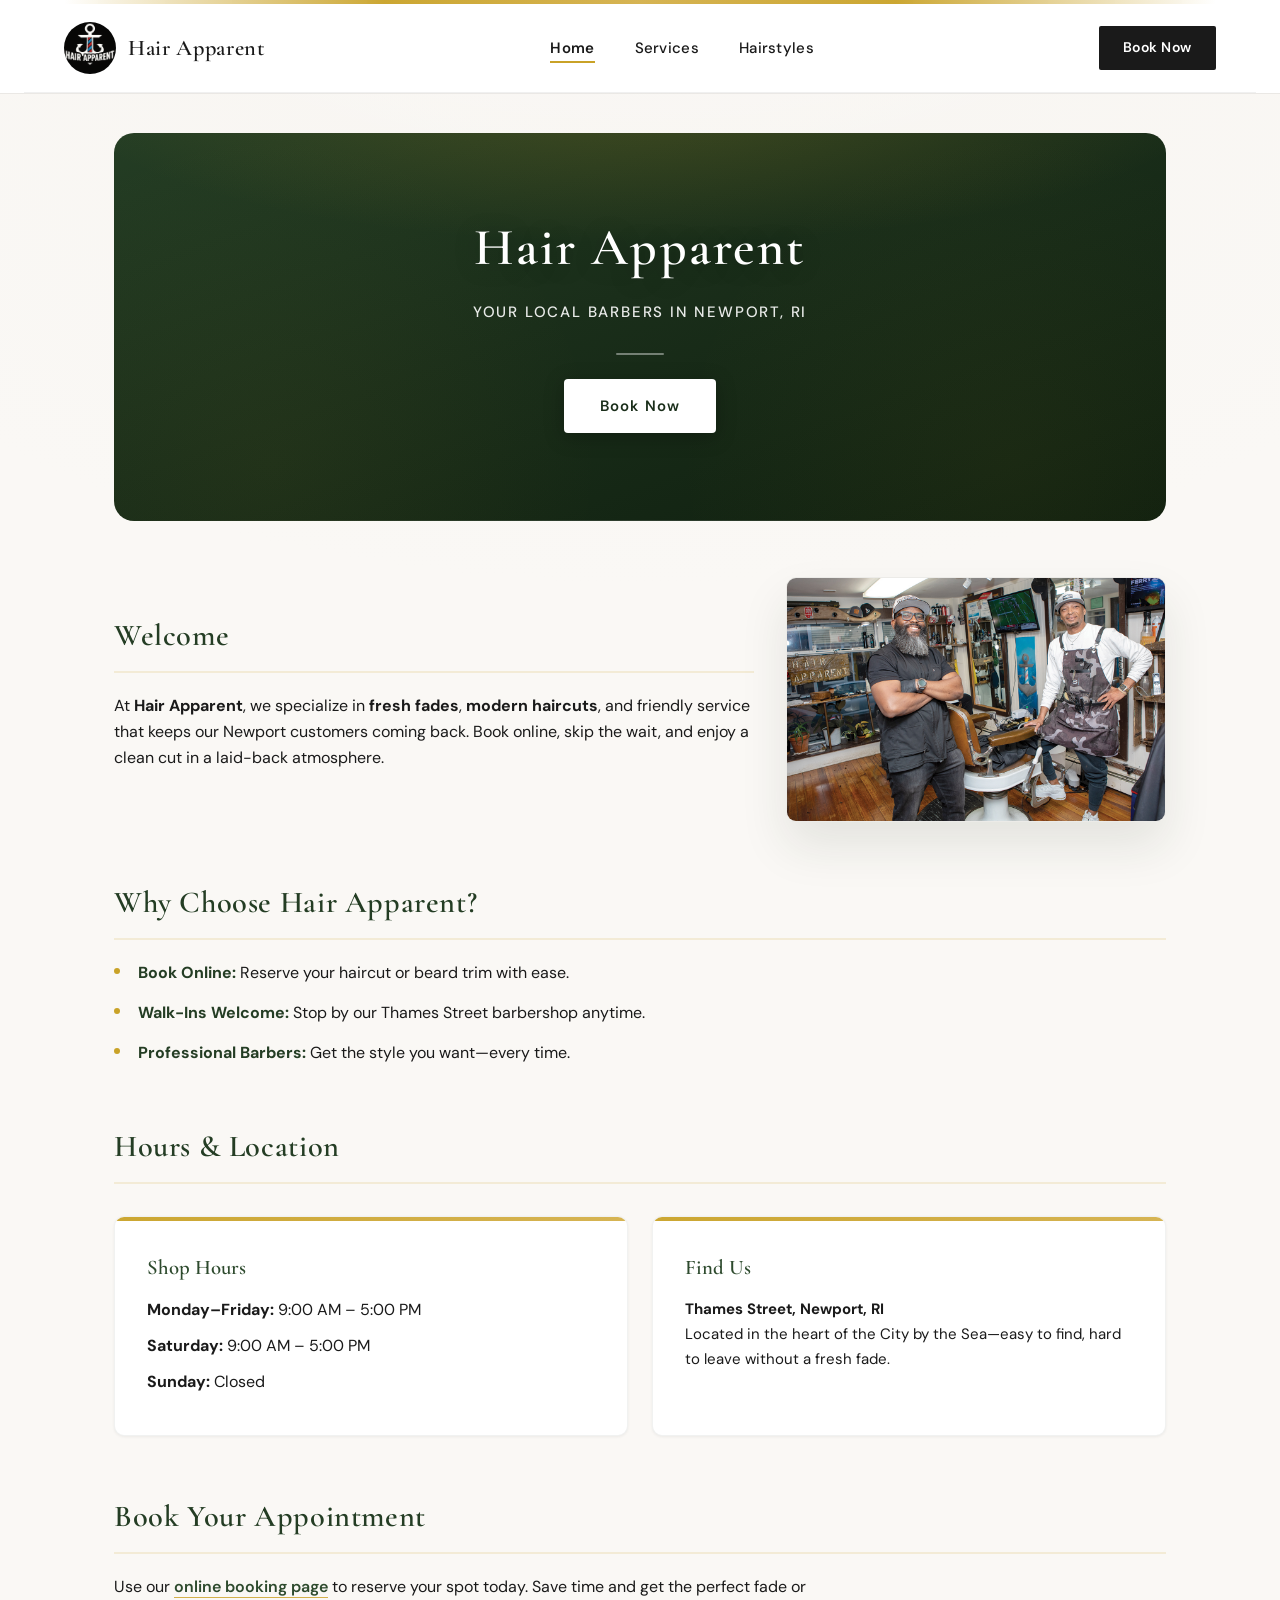
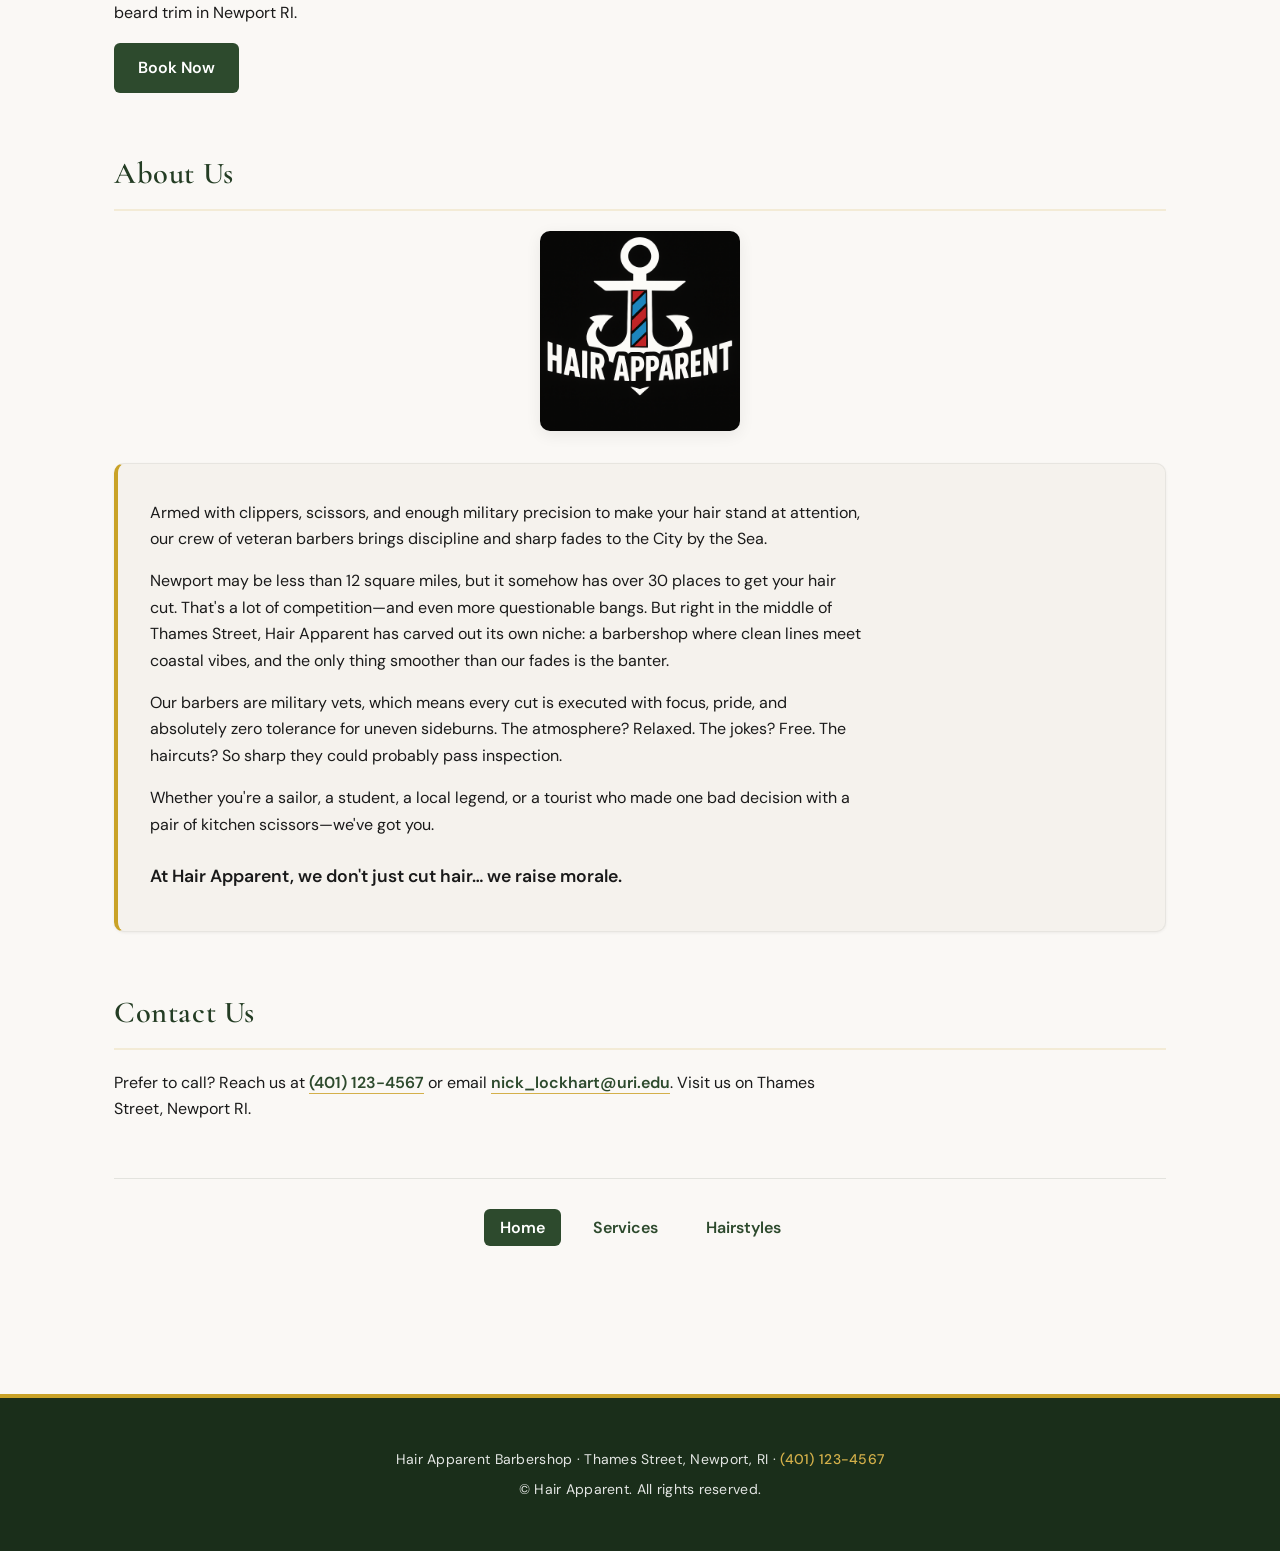
<file: website/index.html>
<!DOCTYPE html>
<html lang="en">
<head>
  <meta charset="UTF-8">
  <meta name="viewport" content="width=device-width, initial-scale=1.0">
  <title>Hair Apparent Barbershop | Fresh Fades &amp; Modern Cuts in Newport RI</title>
  <meta name="description" content="Hair Apparent is a local Newport RI barbershop offering professional haircuts, fresh fades, and beard trims. Book your appointment online today.">
  <meta name="theme-color" content="#1a2e1a">
  <meta property="og:title" content="Hair Apparent Barbershop | Newport RI">
  <meta property="og:description" content="Fresh fades, beard trims, and modern haircuts in Newport's favorite neighborhood barbershop. Book online or walk in today.">
  <meta property="og:type" content="website">
  <link rel="stylesheet" href="css/style.css">
  <link rel="preconnect" href="https://fonts.googleapis.com">
  <link rel="preconnect" href="https://fonts.gstatic.com" crossorigin>
</head>
<body>

  <header class="site-header">
    <div class="header-inner">
      <a href="index.html" class="logo-link" aria-label="Hair Apparent home">
        <img src="images/logo.png" alt="" class="header-logo" width="48" height="48">
        <span class="brand-name">Hair Apparent</span>
      </a>
      <nav class="header-nav" aria-label="Main navigation">
        <a href="index.html" class="active">Home</a>
        <a href="appointment.html">Services</a>
        <a href="hair.html">Hairstyles</a>
      </nav>
      <a href="appointment.html" class="header-cta">Book Now</a>
    </div>
  </header>

  <main class="main-wrap">
    <section class="hero">
      <h1>Hair Apparent</h1>
      <p class="tagline">Your local barbers in Newport, RI</p>
      <span class="hero-divider" aria-hidden="true"></span>
      <a href="appointment.html" class="hero-cta">Book Now</a>
    </section>

    <section class="section">
      <div class="intro-block">
        <div class="intro-text">
          <h2 class="section-title">Welcome</h2>
          <p>
            At <strong>Hair Apparent</strong>, we specialize in <strong>fresh fades</strong>, <strong>modern haircuts</strong>,
            and friendly service that keeps our Newport customers coming back. Book online, skip the wait,
            and enjoy a clean cut in a laid-back atmosphere.
          </p>
        </div>
        <img src="images/dave.jpg" alt="Barber giving a fade haircut at Hair Apparent in Newport RI" class="intro-img" width="450" height="300">
      </div>
    </section>

    <section class="section">
      <h2 class="section-title">Why Choose Hair Apparent?</h2>
      <ul class="feature-list">
        <li><strong>Book Online:</strong> Reserve your haircut or beard trim with ease.</li>
        <li><strong>Walk-Ins Welcome:</strong> Stop by our Thames Street barbershop anytime.</li>
        <li><strong>Professional Barbers:</strong> Get the style you want—every time.</li>
      </ul>
    </section>

    <section class="section">
      <h2 class="section-title">Hours &amp; Location</h2>
      <div class="card-grid">
        <div class="card">
          <h3>Shop Hours</h3>
          <ul>
            <li><strong>Monday–Friday:</strong> 9:00 AM – 5:00 PM</li>
            <li><strong>Saturday:</strong> 9:00 AM – 5:00 PM</li>
            <li><strong>Sunday:</strong> Closed</li>
          </ul>
        </div>
        <div class="card">
          <h3>Find Us</h3>
          <p><strong>Thames Street, Newport, RI</strong></p>
          <p>Located in the heart of the City by the Sea—easy to find, hard to leave without a fresh fade.</p>
        </div>
      </div>
    </section>

    <section class="section">
      <h2 class="section-title">Book Your Appointment</h2>
      <p>
        Use our <a href="appointment.html" class="link">online booking page</a>
        to reserve your spot today. Save time and get the perfect fade or beard trim in Newport RI.
      </p>
      <p><a href="appointment.html" class="btn-primary">Book Now</a></p>
    </section>

    <section class="section">
      <h2 class="section-title">About Us</h2>
      <img src="images/logo.png" alt="Hair Apparent barbershop logo Newport RI" class="content-img" width="200" height="200" style="max-width: 200px; margin: 0 auto 1.5rem;">
      <div class="about-section">
        <p>
          Armed with clippers, scissors, and enough military precision to make your hair stand at attention,
          our crew of veteran barbers brings discipline and sharp fades to the City by the Sea.
        </p>
        <p>
          Newport may be less than 12 square miles, but it somehow has over 30 places to get your hair cut.
          That's a lot of competition—and even more questionable bangs. But right in the middle of Thames Street,
          Hair Apparent has carved out its own niche: a barbershop where clean lines meet coastal vibes, and
          the only thing smoother than our fades is the banter.
        </p>
        <p>
          Our barbers are military vets, which means every cut is executed with focus, pride, and absolutely zero tolerance for uneven sideburns.
          The atmosphere? Relaxed. The jokes? Free. The haircuts? So sharp they could probably pass inspection.
        </p>
        <p>
          Whether you're a sailor, a student, a local legend, or a tourist who made one bad decision with a pair of kitchen scissors—we've got you.
        </p>
        <p class="about-highlight">At Hair Apparent, we don't just cut hair… we raise morale.</p>
      </div>
    </section>

    <section class="section">
      <h2 class="section-title">Contact Us</h2>
      <p>
        Prefer to call? Reach us at <strong><a href="tel:+14011234567" class="link">(401) 123-4567</a></strong> or email
        <a href="mailto:nick_lockhart@uri.edu" class="link">nick_lockhart@uri.edu</a>.
        Visit us on Thames Street, Newport RI.
      </p>
    </section>

    <nav class="explore-nav" aria-label="Explore more pages">
      <ul>
        <li><a href="index.html" class="active">Home</a></li>
        <li><a href="appointment.html">Services</a></li>
        <li><a href="hair.html">Hairstyles</a></li>
      </ul>
    </nav>
  </main>

  <footer class="site-footer">
    <p>Hair Apparent Barbershop · Thames Street, Newport, RI · <a href="tel:+14011234567">(401) 123-4567</a></p>
    <p>&copy; Hair Apparent. All rights reserved.</p>
  </footer>

</body>
</html>
</file>
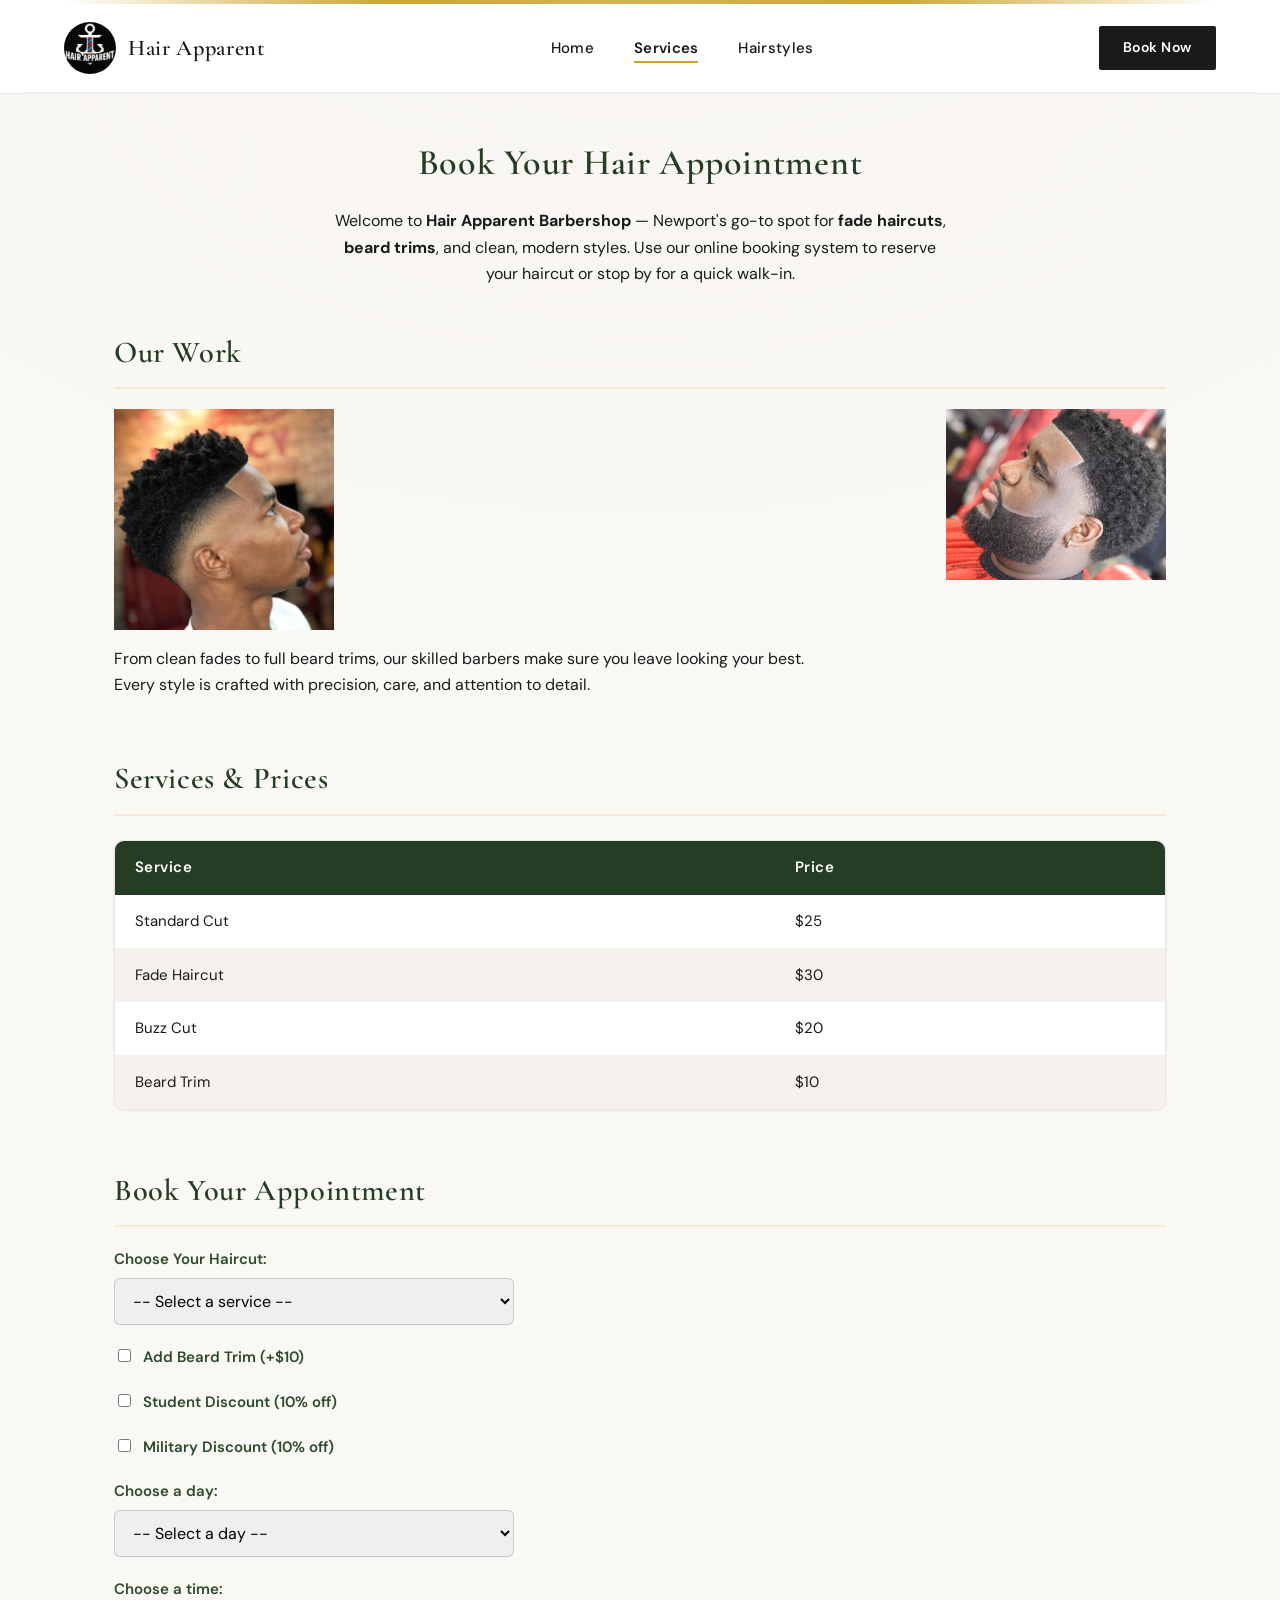
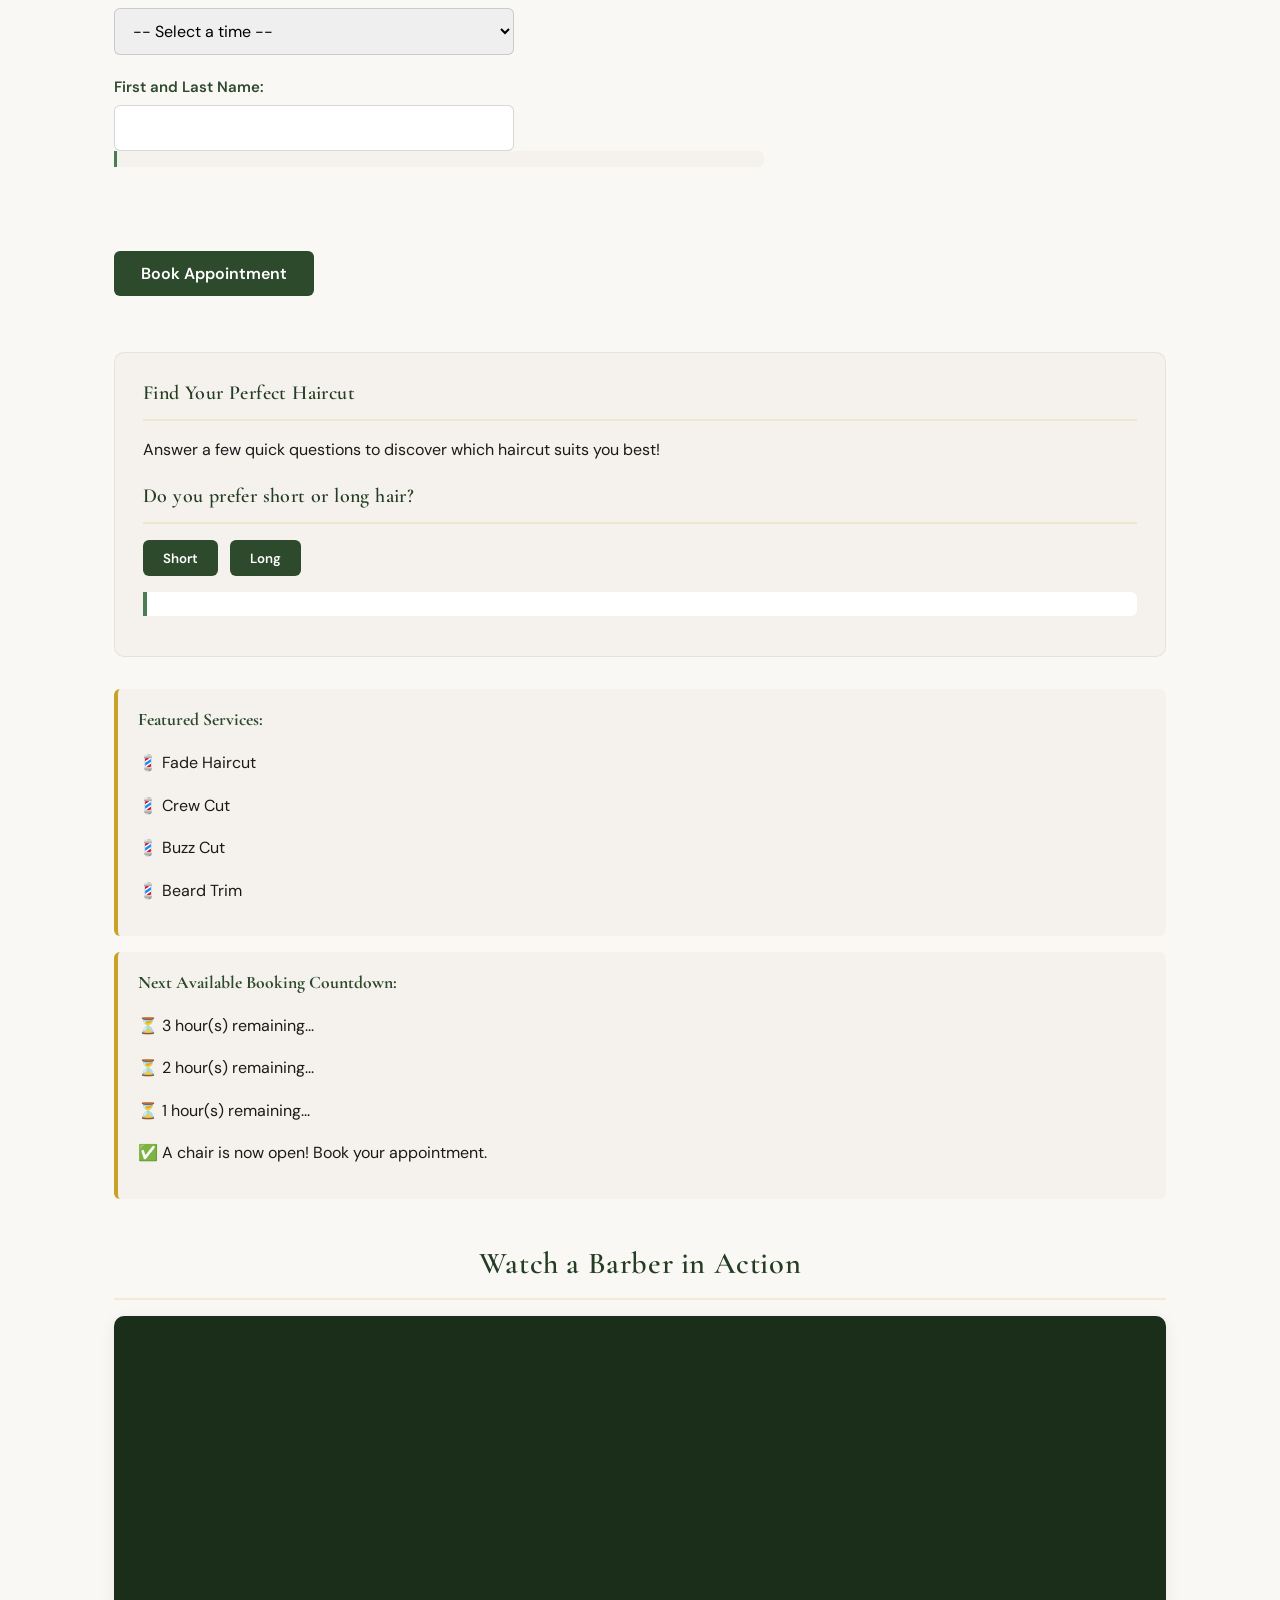
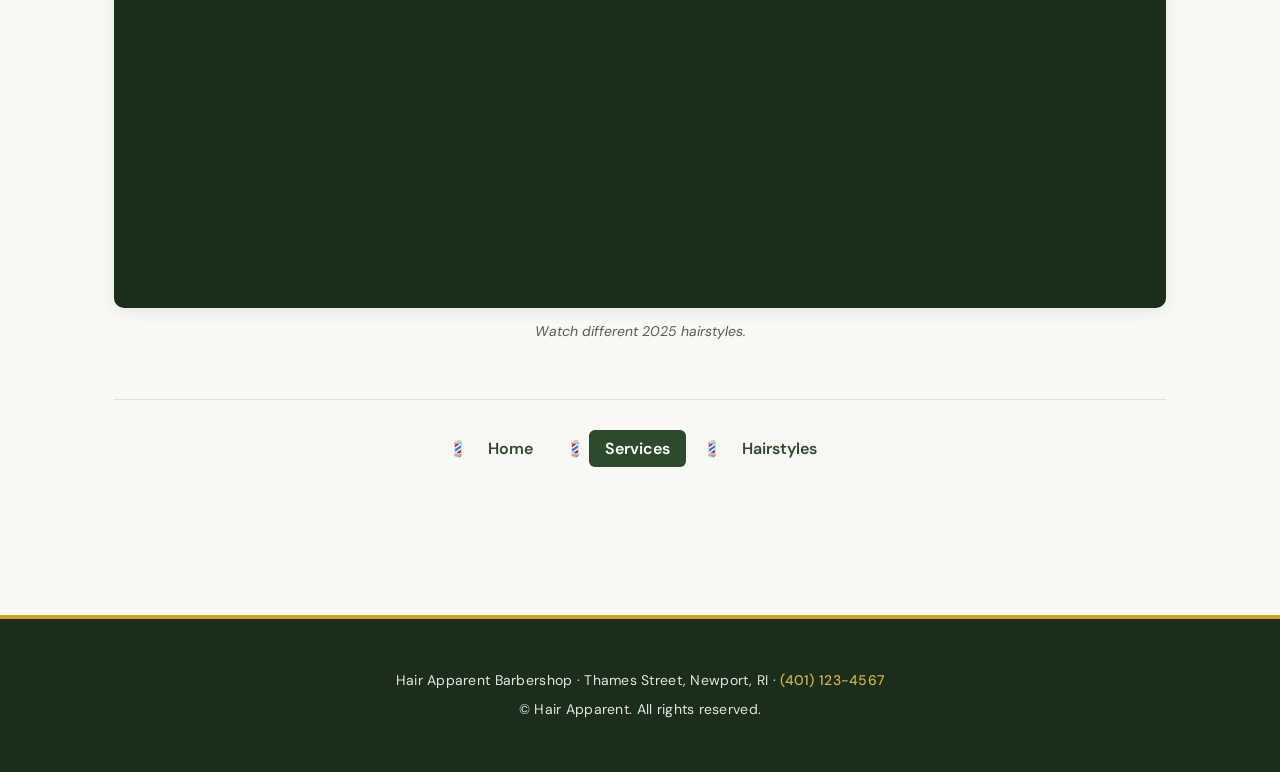
<file: website/appointment.html>
<!DOCTYPE html>
<html lang="en">
<head>
  <meta charset="UTF-8">
  <meta name="viewport" content="width=device-width, initial-scale=1.0">
  <title>Hair Apparent Barbershop | Book Your Haircut &amp; Fade in Newport RI</title>
  <meta name="description" content="Book your haircut or fade at Hair Apparent Barbershop in Newport RI. Choose from fades, crew cuts, buzz cuts, and beard trims. Try our haircut recommender below!">
  <meta name="theme-color" content="#1a2e1a">
  <meta property="og:title" content="Book Your Haircut | Hair Apparent Barbershop Newport RI">
  <meta property="og:description" content="Fresh fades, crew cuts, and beard trims — book your appointment today at Hair Apparent Barbershop in Newport RI.">
  <meta property="og:type" content="website">
  <link rel="stylesheet" href="css/style.css">
  <link rel="preconnect" href="https://fonts.googleapis.com">
  <link rel="preconnect" href="https://fonts.gstatic.com" crossorigin>
</head>
<body>

  <header class="site-header">
    <div class="header-inner">
      <a href="index.html" class="logo-link" aria-label="Hair Apparent home">
        <img src="images/logo.png" alt="" class="header-logo" width="48" height="48">
        <span class="brand-name">Hair Apparent</span>
      </a>
      <nav class="header-nav" aria-label="Main navigation">
        <a href="index.html">Home</a>
        <a href="appointment.html" class="active">Services</a>
        <a href="hair.html">Hairstyles</a>
      </nav>
      <a href="appointment.html" class="header-cta">Book Now</a>
    </div>
  </header>

  <main class="main-wrap">
    <h1 class="page-title">Book Your Hair Appointment</h1>
    <p class="page-intro">
      Welcome to <strong>Hair Apparent Barbershop</strong> — Newport's go-to spot for
      <strong>fade haircuts</strong>, <strong>beard trims</strong>, and clean, modern styles.
      Use our online booking system to reserve your haircut or stop by for a quick walk-in.
    </p>

    <section class="section">
      <h2 class="section-title">Our Work</h2>
      <img src="images/fade.jpg" alt="Man with fresh fade haircut at Hair Apparent Newport RI" class="float-left" width="220">
      <img src="images/beardtrim.webp" alt="Professional beard trim example at Hair Apparent" class="float-right" width="220">
      <p style="clear: both;">
        From clean fades to full beard trims, our skilled barbers make sure you leave looking your best.
        Every style is crafted with precision, care, and attention to detail.
      </p>
    </section>

    <section class="section">
      <h2 class="section-title">Services &amp; Prices</h2>
      <div class="table-wrap">
        <table>
          <thead>
            <tr>
              <th>Service</th>
              <th>Price</th>
            </tr>
          </thead>
          <tbody>
            <tr><td>Standard Cut</td><td>$25</td></tr>
            <tr><td>Fade Haircut</td><td>$30</td></tr>
            <tr><td>Buzz Cut</td><td>$20</td></tr>
            <tr><td>Beard Trim</td><td>$10</td></tr>
          </tbody>
        </table>
      </div>
    </section>

    <section class="section">
      <h2 class="section-title">Book Your Appointment</h2>
      <form id="bookingForm">
        <div class="form-group">
          <label for="service">Choose Your Haircut:</label>
          <select id="service" name="service" required>
            <option value="">-- Select a service --</option>
            <option value="standard">Standard Cut ($25)</option>
            <option value="fade">Fade Haircut ($30)</option>
            <option value="buzz">Buzz Cut ($20)</option>
          </select>
        </div>

        <div class="form-group">
          <label>
            <input type="checkbox" id="beardTrim"> Add Beard Trim (+$10)
          </label>
        </div>
        <div class="form-group">
          <label>
            <input type="checkbox" id="studentDiscount"> Student Discount (10% off)
          </label>
        </div>
        <div class="form-group">
          <label>
            <input type="checkbox" id="militaryDiscount"> Military Discount (10% off)
          </label>
        </div>

        <div class="form-group">
          <label for="day">Choose a day:</label>
          <select id="day" name="day" required>
            <option value="">-- Select a day --</option>
            <option>Monday</option>
            <option>Tuesday</option>
            <option>Wednesday</option>
            <option>Thursday</option>
            <option>Friday</option>
          </select>
        </div>

        <div class="form-group">
          <label for="time">Choose a time:</label>
          <select id="time" name="time" required>
            <option value="">-- Select a time --</option>
            <option>9:00 AM</option>
            <option>10:00 AM</option>
            <option>11:00 AM</option>
            <option>12:00 PM</option>
            <option>1:00 PM</option>
            <option>2:00 PM</option>
            <option>3:00 PM</option>
            <option>4:00 PM</option>
            <option>5:00 PM</option>
          </select>
        </div>

        <div class="form-group">
          <label for="fullname">First and Last Name:</label>
          <input type="text" id="fullname" name="fullname" required maxlength="50">
          <p id="help-message" class="help-box"></p>
        </div>

        <p id="confirmation-message"></p>
        <button type="button" id="bookBtn" class="btn-primary">Book Appointment</button>
      </form>
    </section>

    <section id="decision-section">
      <h2 class="section-title">Find Your Perfect Haircut</h2>
      <p>Answer a few quick questions to discover which haircut suits you best!</p>
      <div id="decisionTree"></div>
    </section>

    <section id="loop-section">
      <div id="loop-output1"></div>
      <div id="loop-output2"></div>
    </section>

    <section class="video-section">
      <h2 class="section-title">Watch a Barber in Action</h2>
      <div class="video-wrapper">
        <iframe
          src="https://www.youtube.com/embed/GsdbEmuYz-E"
          title="Haircut tutorial video - fade haircut demonstration"
          allowfullscreen>
        </iframe>
      </div>
      <p class="video-caption">Watch different 2025 hairstyles.</p>
    </section>

    <nav class="explore-nav" aria-label="Explore more pages">
      <ul>
        <li><a href="index.html">Home</a></li>
        <li><a href="appointment.html" class="active">Services</a></li>
        <li><a href="hair.html">Hairstyles</a></li>
      </ul>
    </nav>
  </main>

  <footer class="site-footer">
    <p>Hair Apparent Barbershop · Thames Street, Newport, RI · <a href="tel:+14011234567">(401) 123-4567</a></p>
    <p>&copy; Hair Apparent. All rights reserved.</p>
  </footer>

  <script src="js/booking.js"></script>
  <script src="js/decision.js" defer></script>

</body>
</html>
</file>
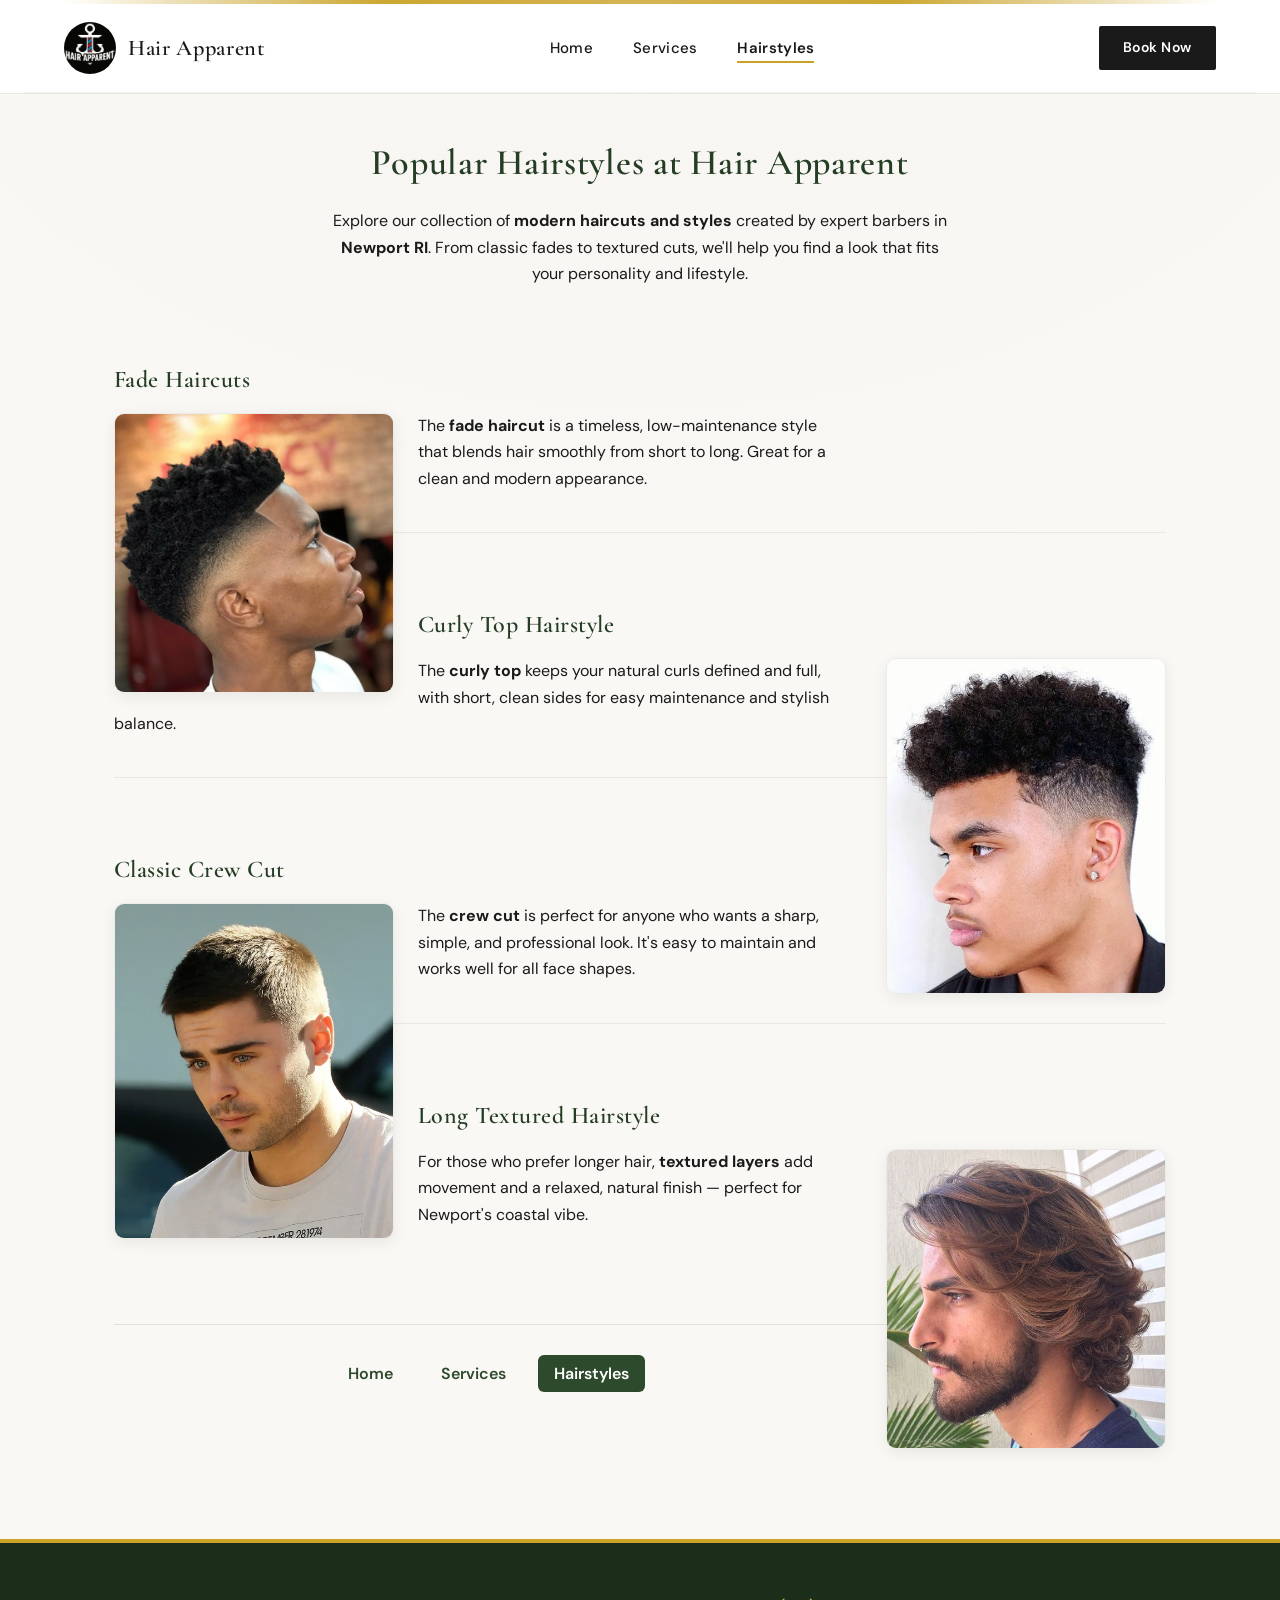
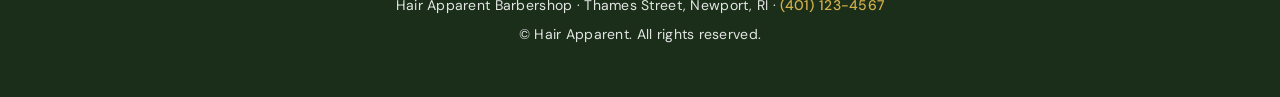
<file: website/hair.html>
<!DOCTYPE html>
<html lang="en">
<head>
  <meta charset="UTF-8">
  <meta name="viewport" content="width=device-width, initial-scale=1.0">
  <title>Hair Apparent Barbershop | Fade Haircuts, Crew Cuts &amp; Styles in Newport RI</title>
  <meta name="description" content="View modern hairstyles at Hair Apparent Barbershop in Newport RI — from fades and crew cuts to curly and long textured styles. Find your next look today.">
  <meta name="theme-color" content="#1a2e1a">
  <meta property="og:title" content="Hairstyle Gallery | Hair Apparent Barbershop Newport RI">
  <meta property="og:description" content="Explore fade haircuts, crew cuts, and curly styles from Newport's favorite barbershop — Hair Apparent.">
  <meta property="og:type" content="website">
  <link rel="stylesheet" href="css/style.css">
  <link rel="preconnect" href="https://fonts.googleapis.com">
  <link rel="preconnect" href="https://fonts.gstatic.com" crossorigin>
</head>
<body>

  <header class="site-header">
    <div class="header-inner">
      <a href="index.html" class="logo-link" aria-label="Hair Apparent home">
        <img src="images/logo.png" alt="" class="header-logo" width="48" height="48">
        <span class="brand-name">Hair Apparent</span>
      </a>
      <nav class="header-nav" aria-label="Main navigation">
        <a href="index.html">Home</a>
        <a href="appointment.html">Services</a>
        <a href="hair.html" class="active">Hairstyles</a>
      </nav>
      <a href="appointment.html" class="header-cta">Book Now</a>
    </div>
  </header>

  <main class="main-wrap">
    <h1 class="page-title">Popular Hairstyles at Hair Apparent</h1>
    <p class="page-intro">
      Explore our collection of <strong>modern haircuts and styles</strong> created by expert
      barbers in <strong>Newport RI</strong>. From classic fades to textured cuts, we'll help
      you find a look that fits your personality and lifestyle.
    </p>

    <section class="hair-section">
      <h2>Fade Haircuts</h2>
      <img src="images/fade.jpg" alt="Man with a clean fade haircut at Hair Apparent in Newport RI" class="float-left" width="300">
      <p>
        The <strong>fade haircut</strong> is a timeless, low-maintenance style that blends hair
        smoothly from short to long. Great for a clean and modern appearance.
      </p>
    </section>

    <section class="hair-section">
      <h2>Curly Top Hairstyle</h2>
      <img src="images/curly.webp" alt="Curly top hairstyle with volume at Hair Apparent barbershop" class="float-right" width="300">
      <p>
        The <strong>curly top</strong> keeps your natural curls defined and full, with short, clean
        sides for easy maintenance and stylish balance.
      </p>
    </section>

    <section class="hair-section">
      <h2>Classic Crew Cut</h2>
      <img src="images/crew-Cut.webp" alt="Classic crew cut hairstyle in Newport RI" class="float-left" width="300">
      <p>
        The <strong>crew cut</strong> is perfect for anyone who wants a sharp, simple, and professional
        look. It's easy to maintain and works well for all face shapes.
      </p>
    </section>

    <section class="hair-section">
      <h2>Long Textured Hairstyle</h2>
      <img src="images/long.jpeg" alt="Long textured haircut with layered style at Hair Apparent" class="float-right" width="300">
      <p>
        For those who prefer longer hair, <strong>textured layers</strong> add movement and a relaxed,
        natural finish — perfect for Newport's coastal vibe.
      </p>
    </section>

    <nav class="explore-nav" aria-label="Explore more pages">
      <ul>
        <li><a href="index.html">Home</a></li>
        <li><a href="appointment.html">Services</a></li>
        <li><a href="hair.html" class="active">Hairstyles</a></li>
      </ul>
    </nav>
  </main>

  <footer class="site-footer">
    <p>Hair Apparent Barbershop · Thames Street, Newport, RI · <a href="tel:+14011234567">(401) 123-4567</a></p>
    <p>&copy; Hair Apparent. All rights reserved.</p>
  </footer>

</body>
</html>
</file>
<file: website/css/style.css>
/*
  Hair Apparent Barbershop — Professional site styles
  Author: Nick Lockhart (CSC271)
*/

@import url('https://fonts.googleapis.com/css2?family=Cormorant+Garamond:ital,wght@0,500;0,600;0,700;1,500&family=DM+Sans:ital,opsz,wght@0,9..40,400;0,9..40,500;0,9..40,600;0,9..40,700;1,9..40,400&display=swap');

:root {
  --green-950: #0f1f0f;
  --green-900: #1a2e1a;
  --green-800: #243d24;
  --green-700: #2d4a2d;
  --green-600: #3b6b46;
  --green-500: #4a7c55;
  --gold-600: #a67c3d;
  --gold-500: #c9a227;
  --gold-400: #d4b04a;
  --gold-100: rgba(201, 162, 39, 0.15);
  --cream: #faf8f5;
  --cream-warm: #f5f2ed;
  --white: #ffffff;
  --text: #1a1a1a;
  --text-muted: #5a5a5a;
  --nav-hover: #333;
  --nav-active: #1a1a1a;
  --radius-sm: 6px;
  --radius-md: 10px;
  --radius-lg: 16px;
  --radius-xl: 20px;
  --shadow-sm: 0 1px 3px rgba(0, 0, 0, 0.06);
  --shadow-md: 0 4px 16px rgba(0, 0, 0, 0.07);
  --shadow-lg: 0 12px 40px rgba(0, 0, 0, 0.08);
  --shadow-xl: 0 24px 48px rgba(26, 46, 26, 0.1);
  --transition: 0.25s ease;
  --font-heading: 'Cormorant Garamond', Georgia, serif;
  --font-body: 'DM Sans', system-ui, sans-serif;
  --section-gap: 3.5rem;
  --content-width: 65ch;
}

*,
*::before,
*::after {
  box-sizing: border-box;
}

html {
  scroll-behavior: smooth;
}

body {
  margin: 0;
  font-family: var(--font-body);
  font-size: 1rem;
  line-height: 1.65;
  color: var(--text);
  background: var(--cream);
  -webkit-font-smoothing: antialiased;
  -moz-osx-font-smoothing: grayscale;
  background-image:
    radial-gradient(ellipse 100% 80% at 50% -20%, rgba(255, 255, 255, 0.7), transparent 50%),
    radial-gradient(ellipse 120% 100% at 50% 0%, rgba(245, 242, 237, 0.5), transparent 65%);
  background-attachment: fixed;
}

/* ----- Header ----- */
.site-header {
  position: sticky;
  top: 0;
  z-index: 100;
  background: rgba(255, 255, 255, 0.98);
  backdrop-filter: blur(8px);
  -webkit-backdrop-filter: blur(8px);
  box-shadow: 0 1px 0 rgba(0, 0, 0, 0.06);
}

.site-header::before {
  content: "";
  display: block;
  height: 4px;
  background: linear-gradient(90deg, transparent 5%, var(--gold-500) 30%, var(--gold-400) 50%, var(--gold-500) 70%, transparent 95%);
  opacity: 0.95;
}

.site-header::after {
  content: "";
  display: block;
  height: 1px;
  background: rgba(0, 0, 0, 0.06);
  margin: 0 1.5rem;
}

.header-inner {
  max-width: 1200px;
  margin: 0 auto;
  padding: 1.125rem 1.5rem;
  display: flex;
  align-items: center;
  gap: 2.5rem;
}

.header-logo {
  width: 52px;
  height: 52px;
  border-radius: 50%;
  object-fit: cover;
  flex-shrink: 0;
  transition: opacity var(--transition);
}

.logo-link {
  display: flex;
  align-items: center;
  gap: 0.75rem;
  text-decoration: none;
  color: var(--text);
}

.logo-link:hover {
  color: var(--text);
}

.logo-link:hover .header-logo {
  opacity: 0.85;
}

.brand-name {
  font-family: var(--font-heading);
  font-size: 1.4rem;
  font-weight: 600;
  letter-spacing: 0.03em;
}

.logo-link:focus-visible {
  outline: 2px solid var(--gold-500);
  outline-offset: 4px;
  border-radius: var(--radius-sm);
}

.header-nav {
  flex: 1;
  display: flex;
  align-items: center;
  justify-content: center;
  gap: 0.5rem;
}

.header-nav a {
  color: var(--text);
  text-decoration: none;
  font-weight: 500;
  font-size: 0.9375rem;
  letter-spacing: 0.02em;
  padding: 0.5rem 1rem;
  border-radius: var(--radius-sm);
  transition: color var(--transition);
  position: relative;
}

/* Animated underline on hover */
.header-nav a::after {
  content: "";
  position: absolute;
  left: 1rem;
  right: 1rem;
  bottom: 0.35rem;
  height: 2px;
  background: var(--text);
  transform: scaleX(0);
  transform-origin: center;
  transition: transform 0.25s ease;
}

.header-nav a:hover {
  color: var(--nav-hover);
}

.header-nav a:hover::after {
  transform: scaleX(1);
}

/* Active tab: always show underline */
.header-nav a.active {
  color: var(--nav-active);
  font-weight: 600;
}

.header-nav a.active::after {
  transform: scaleX(1);
  background: var(--gold-500);
}

.header-nav a.active:hover::after {
  background: var(--text);
}

.header-nav a:focus-visible {
  outline: 2px solid var(--gold-500);
  outline-offset: 2px;
}

.header-cta {
  display: inline-block;
  background: var(--text);
  color: var(--white);
  font-weight: 600;
  font-size: 0.875rem;
  letter-spacing: 0.04em;
  padding: 0.65rem 1.5rem;
  border-radius: 2px;
  text-decoration: none;
  transition: background var(--transition), color var(--transition), transform var(--transition);
  flex-shrink: 0;
}

.header-cta:hover {
  background: var(--green-800);
  color: var(--white);
  transform: translateY(-1px);
}

.header-cta:focus-visible {
  outline: 2px solid var(--gold-500);
  outline-offset: 3px;
}

/* ----- Main content wrapper ----- */
.main-wrap {
  max-width: 1100px;
  margin: 0 auto;
  padding: 2.5rem 1.5rem 5rem;
}

/* ----- Hero ----- */
.hero {
  text-align: center;
  padding: 4.5rem 2rem 5.5rem;
  background: linear-gradient(160deg, var(--green-800) 0%, var(--green-900) 45%, var(--green-950) 100%);
  color: var(--white);
  border-radius: var(--radius-xl);
  margin-bottom: var(--section-gap);
  position: relative;
  overflow: hidden;
}

.hero::before {
  content: "";
  position: absolute;
  top: 0;
  left: 0;
  right: 0;
  bottom: 0;
  background:
    radial-gradient(ellipse 100% 70% at 50% -10%, rgba(201, 162, 39, 0.2), transparent 55%),
    radial-gradient(circle at 15% 85%, rgba(201, 162, 39, 0.05), transparent 35%),
    radial-gradient(circle at 85% 85%, rgba(201, 162, 39, 0.05), transparent 35%);
  pointer-events: none;
}

.hero::after {
  content: "";
  position: absolute;
  bottom: 0;
  left: 0;
  right: 0;
  height: 1px;
  background: linear-gradient(90deg, transparent, rgba(255,255,255,0.12), transparent);
  pointer-events: none;
}

.hero h1 {
  font-family: var(--font-heading);
  font-size: clamp(2.25rem, 5.5vw, 3.25rem);
  font-weight: 600;
  margin: 0 0 0.6rem;
  letter-spacing: 0.04em;
  position: relative;
  text-shadow: 0 2px 24px rgba(0,0,0,0.25);
}

.hero .tagline {
  font-size: 0.9375rem;
  opacity: 0.9;
  margin: 0;
  font-weight: 500;
  letter-spacing: 0.12em;
  text-transform: uppercase;
  position: relative;
}

.hero .hero-divider {
  display: block;
  width: 48px;
  height: 2px;
  background: rgba(255,255,255,0.4);
  margin: 1.75rem auto 0;
  border-radius: 1px;
}

.hero-cta {
  display: inline-block;
  margin-top: 1.5rem;
  padding: 0.9rem 2.25rem;
  background: var(--white);
  color: var(--green-900);
  font-weight: 600;
  font-size: 0.9375rem;
  letter-spacing: 0.08em;
  text-decoration: none;
  border-radius: 4px;
  box-shadow: 0 4px 20px rgba(0,0,0,0.25);
  transition: background var(--transition), color var(--transition), transform var(--transition), box-shadow var(--transition);
  position: relative;
}

.hero-cta:hover {
  background: var(--cream);
  color: var(--green-800);
  transform: translateY(-2px);
  box-shadow: 0 8px 28px rgba(0,0,0,0.3);
}

.hero-cta:focus-visible {
  outline: 2px solid var(--gold-400);
  outline-offset: 3px;
}

/* ----- Sections ----- */
.section {
  margin-bottom: var(--section-gap);
}

.section-title {
  font-family: var(--font-heading);
  font-size: 1.9rem;
  font-weight: 600;
  color: var(--green-800);
  margin: 0 0 1.25rem;
  padding-bottom: 0.6rem;
  border-bottom: 2px solid var(--gold-100);
  letter-spacing: 0.02em;
}

.section p {
  color: var(--text);
  margin: 0 0 1rem;
  max-width: var(--content-width);
}

.section p.lead {
  font-size: 1.0625rem;
  color: var(--text-muted);
  line-height: 1.7;
}

.section ul {
  margin: 0 0 1rem;
  padding-left: 1.5rem;
}

.section ul li {
  margin-bottom: 0.6rem;
}

.section ul li::marker {
  color: var(--gold-500);
}

/* Feature list (Why Choose) — professional list style */
.section .feature-list {
  list-style: none;
  padding: 0;
  margin: 0;
}

.section .feature-list li {
  position: relative;
  padding-left: 1.5rem;
  margin-bottom: 0.85rem;
}

.section .feature-list li::before {
  content: "";
  position: absolute;
  left: 0;
  top: 0.5em;
  width: 6px;
  height: 6px;
  background: var(--gold-500);
  border-radius: 50%;
}

.section .feature-list li strong {
  color: var(--green-800);
}

/* ----- Intro block with image ----- */
.intro-block {
  display: grid;
  grid-template-columns: 1fr min(380px, 100%);
  gap: 2rem;
  align-items: center;
  margin-bottom: 3rem;
}

.intro-block.reverse {
  direction: rtl;
}

.intro-block.reverse > * {
  direction: ltr;
}

.intro-block .intro-text {
  margin: 0;
}

.intro-block .intro-img {
  width: 100%;
  height: auto;
  border-radius: var(--radius-md);
  box-shadow: var(--shadow-xl);
  object-fit: cover;
  border: 1px solid rgba(26, 46, 26, 0.06);
}

/* ----- Cards (hours, location) ----- */
.card-grid {
  display: grid;
  grid-template-columns: repeat(auto-fit, minmax(260px, 1fr));
  gap: 1.5rem;
  margin: 2rem 0;
}

.card {
  background: var(--white);
  padding: 1.875rem 2rem;
  border-radius: var(--radius-md);
  box-shadow: var(--shadow-sm);
  border: 1px solid rgba(26, 46, 26, 0.06);
  transition: box-shadow var(--transition), transform var(--transition), border-color var(--transition);
  position: relative;
  overflow: hidden;
}

.card::before {
  content: "";
  position: absolute;
  top: 0;
  left: 0;
  right: 0;
  height: 4px;
  background: linear-gradient(90deg, var(--gold-500), var(--gold-400));
  opacity: 0.95;
}

.card:hover {
  box-shadow: var(--shadow-md);
  transform: translateY(-3px);
  border-color: rgba(26, 46, 26, 0.1);
}

.card h3 {
  font-family: var(--font-heading);
  font-size: 1.3rem;
  font-weight: 600;
  color: var(--green-700);
  margin: 0 0 0.75rem;
  padding-top: 0.25rem;
}

.card ul {
  list-style: none;
  padding: 0;
  margin: 0;
}

.card li {
  margin-bottom: 0.4rem;
  color: var(--text);
}

.card p {
  margin: 0;
  font-size: 0.9375rem;
}

/* ----- About section ----- */
.about-section {
  background: var(--cream-warm);
  padding: 2.25rem 2rem 2.5rem;
  border-radius: var(--radius-md);
  border: 1px solid rgba(26, 46, 26, 0.06);
  border-left: 4px solid var(--gold-500);
  margin: 2rem 0;
  box-shadow: var(--shadow-sm);
}

.about-section p {
  margin-bottom: 1rem;
  text-align: left;
}

.about-section p:last-child {
  margin-bottom: 0;
}

.about-highlight {
  font-weight: 600;
  color: var(--green-800);
  text-align: center;
  margin-top: 1.5rem !important;
  font-size: 1.1rem;
}

/* ----- Links ----- */
.link {
  color: var(--green-700);
  font-weight: 600;
  text-decoration: none;
  border-bottom: 1px solid var(--gold-400);
  transition: color var(--transition), border-color var(--transition);
}

.link:hover {
  color: var(--gold-600);
  border-bottom-color: var(--gold-500);
}

/* ----- Buttons ----- */
.btn-primary {
  display: inline-block;
  background: var(--green-700);
  color: var(--white);
  font-weight: 600;
  padding: 0.75rem 1.5rem;
  border-radius: var(--radius-sm);
  border: none;
  cursor: pointer;
  font-family: var(--font-body);
  font-size: 1rem;
  transition: background var(--transition), transform var(--transition);
  text-decoration: none;
  text-align: center;
}

.btn-primary:hover {
  background: var(--green-600);
  transform: translateY(-1px);
}

.btn-primary:focus-visible {
  outline: 2px solid var(--gold-500);
  outline-offset: 3px;
}

/* ----- Explore nav (footer nav) ----- */
.explore-nav {
  margin-top: var(--section-gap);
  padding-top: 2.25rem;
  border-top: 1px solid rgba(26, 46, 26, 0.1);
}

.explore-nav ul {
  list-style: none;
  padding: 0;
  margin: 0;
  display: flex;
  flex-wrap: wrap;
  justify-content: center;
  gap: 1rem;
}

.explore-nav a {
  color: var(--green-700);
  font-weight: 600;
  text-decoration: none;
  padding: 0.5rem 1rem;
  border-radius: var(--radius-sm);
  transition: background var(--transition), color var(--transition);
}

.explore-nav a:hover {
  background: var(--gold-100);
  color: var(--green-800);
}

.explore-nav a.active {
  background: var(--green-700);
  color: var(--white);
}

/* ----- Page content (for appointment, hair) ----- */
.page-title {
  font-family: var(--font-heading);
  font-size: clamp(1.75rem, 4vw, 2.25rem);
  font-weight: 600;
  color: var(--green-800);
  text-align: center;
  margin: 0 0 0.5rem;
  letter-spacing: 0.02em;
}

.page-intro {
  text-align: center;
  margin-bottom: 2.5rem;
  color: var(--text);
  max-width: 56ch;
  margin-left: auto;
  margin-right: auto;
}

/* ----- Images ----- */
.content-img {
  width: 100%;
  max-width: 100%;
  height: auto;
  border-radius: var(--radius-md);
  box-shadow: var(--shadow-md);
  display: block;
  margin: 1rem 0;
}

.float-left {
  float: left;
  margin: 0 1.5rem 1rem 0;
  max-width: 280px;
}

.float-right {
  float: right;
  margin: 0 0 1rem 1.5rem;
  max-width: 280px;
}

/* ----- Table ----- */
.table-wrap {
  overflow-x: auto;
  margin: 1.5rem 0;
  border-radius: var(--radius-md);
  box-shadow: var(--shadow-sm);
  border: 1px solid rgba(26, 46, 26, 0.08);
}

table {
  width: 100%;
  border-collapse: collapse;
  background: var(--white);
}

thead {
  background: var(--green-800);
  color: var(--white);
}

thead th {
  font-weight: 600;
  letter-spacing: 0.03em;
}

th, td {
  padding: 0.9rem 1.25rem;
  text-align: left;
  font-size: 0.9375rem;
}

tbody tr:nth-child(even) {
  background: var(--cream-warm);
}

tbody tr:hover {
  background: var(--gold-100);
}

/* ----- Forms ----- */
.form-group {
  margin-bottom: 1.25rem;
}

.form-group label {
  display: block;
  font-weight: 600;
  color: var(--green-700);
  margin-bottom: 0.35rem;
  font-size: 0.9375rem;
}

.form-group input[type="text"],
.form-group select {
  width: 100%;
  max-width: 400px;
  padding: 0.7rem 0.9rem;
  border: 1px solid rgba(26, 46, 26, 0.18);
  border-radius: var(--radius-sm);
  font-family: var(--font-body);
  font-size: 1rem;
  transition: border-color var(--transition), box-shadow var(--transition);
}

.form-group input:focus,
.form-group select:focus {
  outline: none;
  border-color: var(--gold-500);
  box-shadow: 0 0 0 3px var(--gold-100);
}

.form-group input[type="checkbox"] {
  margin-right: 0.5rem;
  accent-color: var(--green-700);
}

.help-box {
  font-size: 0.875rem;
  color: var(--text-muted);
  margin-top: 0.35rem;
  padding: 0.5rem 0.75rem;
  background: var(--cream-warm);
  border-left: 3px solid var(--green-500);
  border-radius: 0 var(--radius-sm) var(--radius-sm) 0;
}

#confirmation-message {
  margin-top: 1rem;
  padding: 1rem 1.25rem;
  background: linear-gradient(90deg, #e8f5e9, #f1f8f2);
  border-left: 4px solid var(--green-600);
  border-radius: 0 var(--radius-sm) var(--radius-sm) 0;
  font-weight: 600;
  color: var(--green-800);
  opacity: 0;
  transform: translateY(8px);
  transition: opacity 0.4s ease, transform 0.4s ease;
}

#confirmation-message.show {
  opacity: 1;
  transform: translateY(0);
}

#bookBtn {
  margin-top: 1rem;
  cursor: pointer;
  min-width: 200px;
}

/* ----- Decision tree & loops ----- */
#decision-section {
  margin: 2rem 0;
  padding: 1.5rem 1.75rem;
  background: var(--cream-warm);
  border-radius: var(--radius-md);
  border: 1px solid rgba(26, 46, 26, 0.08);
}

#decision-section h2 {
  font-family: var(--font-heading);
  font-size: 1.25rem;
  margin: 0 0 0.5rem;
}

.button-group {
  display: flex;
  flex-wrap: wrap;
  gap: 0.75rem;
  margin: 1rem 0;
}

.optionBtn,
.restartBtn {
  background: var(--green-700);
  color: var(--white);
  border: none;
  padding: 0.6rem 1.25rem;
  border-radius: var(--radius-sm);
  font-weight: 600;
  font-family: var(--font-body);
  cursor: pointer;
  transition: background var(--transition), transform var(--transition);
}

.optionBtn:hover,
.restartBtn:hover {
  background: var(--gold-600);
  transform: translateY(-1px);
}

#result {
  margin-top: 1rem;
  padding: 0.75rem 1rem;
  background: var(--white);
  border-left: 4px solid var(--green-500);
  border-radius: 0 var(--radius-sm) var(--radius-sm) 0;
  color: var(--green-800);
  font-weight: 500;
}

#loop-output1,
#loop-output2 {
  margin: 1rem 0;
  padding: 1rem 1.25rem;
  background: var(--cream-warm);
  border-radius: var(--radius-sm);
  border-left: 4px solid var(--gold-500);
}

#loop-output1 h3,
#loop-output2 h3 {
  font-family: var(--font-heading);
  font-size: 1.1rem;
  margin: 0 0 0.5rem;
  color: var(--green-700);
}

/* ----- Video ----- */
.video-section {
  margin: 2.5rem 0;
  text-align: center;
}

.video-section .section-title {
  margin-bottom: 1rem;
}

.video-wrapper {
  position: relative;
  padding-bottom: 56.25%;
  height: 0;
  overflow: hidden;
  border-radius: var(--radius-md);
  box-shadow: var(--shadow-md);
  background: var(--green-900);
}

.video-wrapper iframe {
  position: absolute;
  top: 0;
  left: 0;
  width: 100%;
  height: 100%;
  border: none;
}

.video-caption {
  font-size: 0.875rem;
  color: var(--text-muted);
  margin-top: 0.75rem;
  font-style: italic;
}

/* ----- Hair page sections ----- */
.hair-section {
  margin: 2.5rem 0;
  padding: 2rem 0;
  border-bottom: 1px solid rgba(26, 46, 26, 0.08);
}

.hair-section:last-of-type {
  border-bottom: none;
}

.hair-section h2 {
  font-family: var(--font-heading);
  font-size: 1.5rem;
  font-weight: 600;
  color: var(--green-800);
  margin: 0 0 0.85rem;
  letter-spacing: 0.02em;
}

.hair-section p {
  margin: 0 0 0.5rem;
  max-width: var(--content-width);
}

.hair-section .float-left,
.hair-section .float-right {
  border-radius: var(--radius-md);
  box-shadow: var(--shadow-md);
  border: 1px solid rgba(26, 46, 26, 0.06);
}

/* ----- Footer ----- */
.site-footer {
  background: var(--green-900);
  color: rgba(255, 255, 255, 0.88);
  padding: 2.75rem 1.5rem;
  margin-top: 4.5rem;
  text-align: center;
  font-size: 0.875rem;
  border-top: 4px solid var(--gold-500);
  letter-spacing: 0.02em;
}

.site-footer p {
  margin: 0.4rem 0;
}

.site-footer a {
  color: var(--gold-400);
  text-decoration: none;
  font-weight: 500;
}

.site-footer a:hover {
  text-decoration: underline;
  color: var(--gold-500);
}

.site-footer a:focus-visible {
  outline: 2px solid var(--gold-400);
  outline-offset: 2px;
  border-radius: 2px;
}

/* ----- Responsive ----- */
@media (max-width: 768px) {
  .header-inner {
    flex-direction: column;
    gap: 1rem;
    padding: 1rem;
  }

  .logo-link {
    order: -1;
  }

  .brand-name {
    font-size: 1.2rem;
  }

  .header-nav {
    flex-wrap: wrap;
    justify-content: center;
  }

  .header-nav a {
    padding: 0.4rem 0.75rem;
    font-size: 0.875rem;
  }

  .header-nav a.active {
    background: var(--cream-warm);
    color: var(--text);
  }

  .header-cta {
    width: auto;
  }

  .intro-block,
  .intro-block.reverse {
    grid-template-columns: 1fr;
    direction: ltr;
  }

  .intro-block .intro-img {
    max-width: 100%;
  }

  .float-left,
  .float-right {
    float: none;
    margin: 1rem auto;
    max-width: 100%;
    display: block;
  }

  .main-wrap {
    padding: 1.25rem 1rem 3rem;
  }

  .hero {
    padding: 2rem 1rem 3rem;
  }

  .explore-nav ul {
    flex-direction: column;
    align-items: center;
  }
}

@media (max-width: 480px) {
  .card-grid {
    grid-template-columns: 1fr;
  }

  .form-group input[type="text"],
  .form-group select {
    max-width: 100%;
  }
}
</file>
